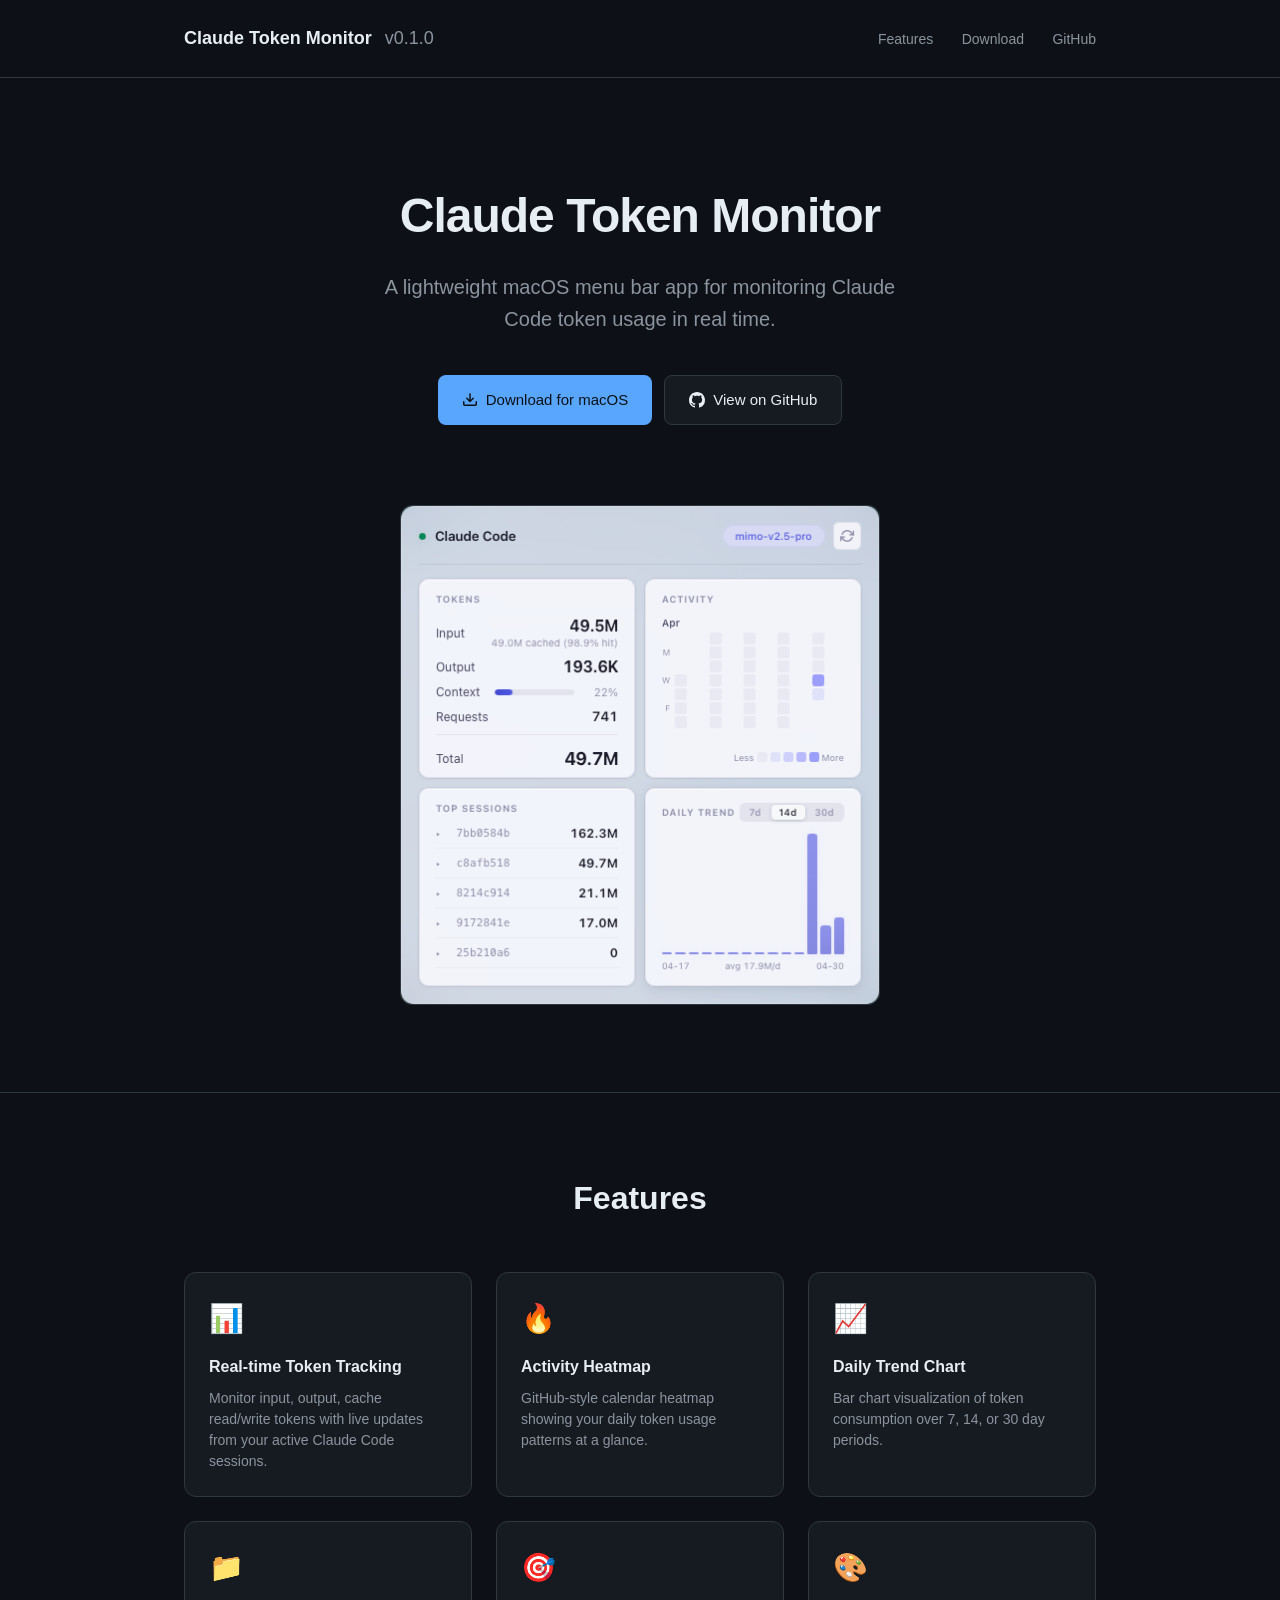
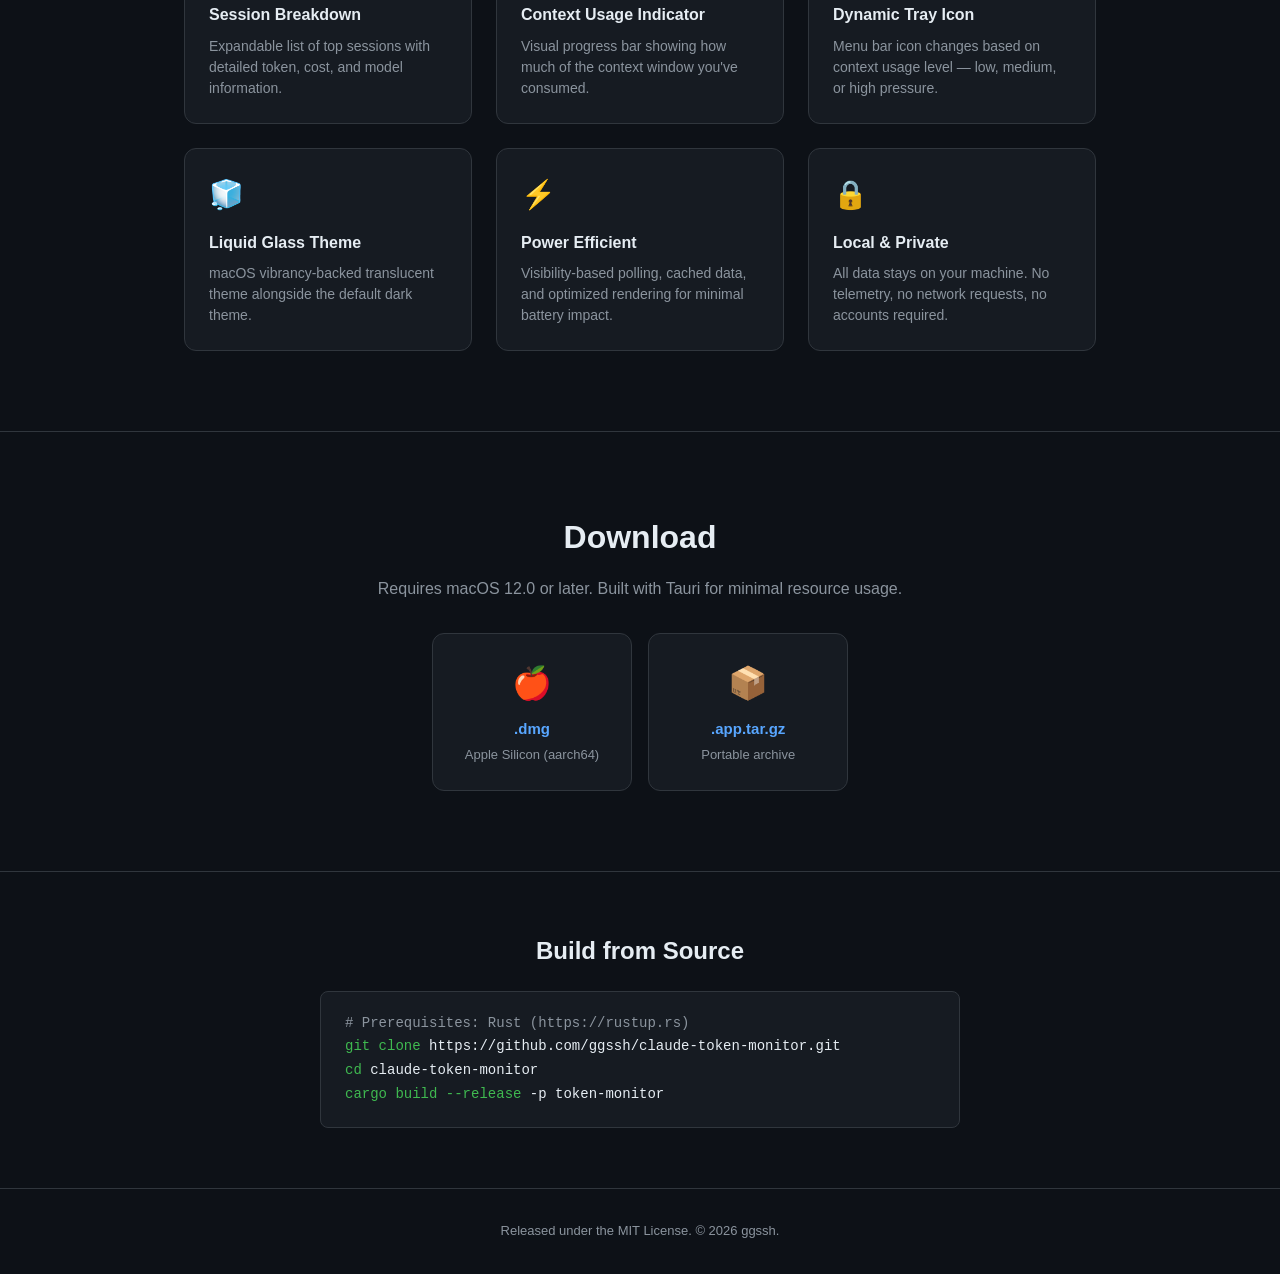
<file: docs/index.html>
<!DOCTYPE html>
<html lang="en">
<head>
  <meta charset="UTF-8">
  <meta name="viewport" content="width=device-width, initial-scale=1.0">
  <title>Claude Token Monitor</title>
  <meta name="description" content="A lightweight macOS menu bar app for monitoring Claude Code token usage in real time.">
  <style>
    *, *::before, *::after { margin: 0; padding: 0; box-sizing: border-box; }

    :root {
      --bg: #0d1117;
      --surface: #161b22;
      --border: #30363d;
      --text: #e6edf3;
      --text-muted: #8b949e;
      --accent: #58a6ff;
      --accent-hover: #79c0ff;
      --green: #3fb950;
      --orange: #d29922;
      --red: #f85149;
    }

    body {
      font-family: -apple-system, BlinkMacSystemFont, 'Segoe UI', Helvetica, Arial, sans-serif;
      background: var(--bg);
      color: var(--text);
      line-height: 1.6;
      -webkit-font-smoothing: antialiased;
    }

    a { color: var(--accent); text-decoration: none; }
    a:hover { color: var(--accent-hover); }

    .container { max-width: 960px; margin: 0 auto; padding: 0 24px; }

    /* ── Header ── */
    header {
      padding: 24px 0;
      border-bottom: 1px solid var(--border);
    }
    header .container {
      display: flex;
      justify-content: space-between;
      align-items: center;
    }
    .logo { font-size: 18px; font-weight: 600; color: var(--text); }
    .logo span { color: var(--text-muted); font-weight: 400; margin-left: 8px; }
    nav a {
      color: var(--text-muted);
      margin-left: 24px;
      font-size: 14px;
      transition: color 0.2s;
    }
    nav a:hover { color: var(--text); }

    /* ── Hero ── */
    .hero {
      text-align: center;
      padding: 100px 0 80px;
    }
    .hero h1 {
      font-size: 48px;
      font-weight: 700;
      letter-spacing: -1px;
      margin-bottom: 16px;
    }
    .hero p {
      font-size: 20px;
      color: var(--text-muted);
      max-width: 560px;
      margin: 0 auto 40px;
    }
    .hero-buttons { display: flex; gap: 12px; justify-content: center; flex-wrap: wrap; }
    .btn {
      display: inline-flex;
      align-items: center;
      gap: 8px;
      padding: 12px 24px;
      border-radius: 8px;
      font-size: 15px;
      font-weight: 500;
      transition: all 0.2s;
      border: none;
      cursor: pointer;
    }
    .btn-primary {
      background: var(--accent);
      color: var(--bg);
    }
    .btn-primary:hover { background: var(--accent-hover); color: var(--bg); }
    .btn-secondary {
      background: var(--surface);
      color: var(--text);
      border: 1px solid var(--border);
    }
    .btn-secondary:hover { border-color: var(--text-muted); }

    /* ── Screenshot ── */
    .screenshot {
      text-align: center;
      padding: 0 0 80px;
    }

    /* ── Features ── */
    .features {
      padding: 80px 0;
      border-top: 1px solid var(--border);
    }
    .features h2 {
      text-align: center;
      font-size: 32px;
      margin-bottom: 48px;
    }
    .feature-grid {
      display: grid;
      grid-template-columns: repeat(3, 1fr);
      gap: 24px;
    }
    .feature-card {
      background: var(--surface);
      border: 1px solid var(--border);
      border-radius: 12px;
      padding: 24px;
      transition: border-color 0.2s;
    }
    .feature-card:hover { border-color: var(--text-muted); }
    .feature-icon {
      font-size: 28px;
      margin-bottom: 12px;
    }
    .feature-card h3 {
      font-size: 16px;
      font-weight: 600;
      margin-bottom: 8px;
    }
    .feature-card p {
      font-size: 14px;
      color: var(--text-muted);
      line-height: 1.5;
    }

    /* ── Download ── */
    .download {
      padding: 80px 0;
      border-top: 1px solid var(--border);
      text-align: center;
    }
    .download h2 { font-size: 32px; margin-bottom: 12px; }
    .download p { color: var(--text-muted); margin-bottom: 32px; }
    .download-cards {
      display: flex;
      gap: 16px;
      justify-content: center;
      flex-wrap: wrap;
    }
    .download-card {
      background: var(--surface);
      border: 1px solid var(--border);
      border-radius: 12px;
      padding: 24px 32px;
      text-align: center;
      min-width: 200px;
      transition: border-color 0.2s;
    }
    .download-card:hover { border-color: var(--accent); }
    .download-card .icon { font-size: 32px; margin-bottom: 8px; }
    .download-card .format { font-weight: 600; font-size: 15px; }
    .download-card .desc { font-size: 13px; color: var(--text-muted); margin-top: 4px; }

    /* ── Build ── */
    .build {
      padding: 60px 0;
      border-top: 1px solid var(--border);
    }
    .build h2 { font-size: 24px; margin-bottom: 20px; text-align: center; }
    .build pre {
      background: var(--surface);
      border: 1px solid var(--border);
      border-radius: 8px;
      padding: 20px 24px;
      overflow-x: auto;
      font-size: 14px;
      line-height: 1.7;
      max-width: 640px;
      margin: 0 auto;
    }
    .build pre .comment { color: var(--text-muted); }
    .build pre .cmd { color: var(--green); }

    /* ── Footer ── */
    footer {
      padding: 32px 0;
      border-top: 1px solid var(--border);
      text-align: center;
      font-size: 13px;
      color: var(--text-muted);
    }
    footer a { color: var(--text-muted); }
    footer a:hover { color: var(--text); }

    /* ── Responsive ── */
    @media (max-width: 768px) {
      .hero h1 { font-size: 32px; }
      .hero p { font-size: 16px; }
      .feature-grid { grid-template-columns: 1fr; }
      nav { display: none; }
    }
  </style>
</head>
<body>

  <header>
    <div class="container">
      <div class="logo">Claude Token Monitor <span>v0.1.0</span></div>
      <nav>
        <a href="#features">Features</a>
        <a href="#download">Download</a>
        <a href="https://github.com/ggssh/claude-token-monitor">GitHub</a>
      </nav>
    </div>
  </header>

  <section class="hero">
    <div class="container">
      <h1>Claude Token Monitor</h1>
      <p>A lightweight macOS menu bar app for monitoring Claude Code token usage in real time.</p>
      <div class="hero-buttons">
        <a href="#download" class="btn btn-primary">
          <svg width="16" height="16" viewBox="0 0 16 16" fill="currentColor"><path d="M2.75 14A1.75 1.75 0 0 1 1 12.25v-2.5a.75.75 0 0 1 1.5 0v2.5c0 .138.112.25.25.25h10.5a.25.25 0 0 0 .25-.25v-2.5a.75.75 0 0 1 1.5 0v2.5A1.75 1.75 0 0 1 13.25 14H2.75Z"/><path d="M7.25 7.689V2a.75.75 0 0 1 1.5 0v5.689l1.97-1.969a.749.749 0 1 1 1.06 1.06l-3.25 3.25a.749.749 0 0 1-1.06 0L4.22 6.78a.749.749 0 1 1 1.06-1.06l1.97 1.969Z"/></svg>
          Download for macOS
        </a>
        <a href="https://github.com/ggssh/claude-token-monitor" class="btn btn-secondary">
          <svg width="16" height="16" viewBox="0 0 16 16" fill="currentColor"><path d="M8 0c4.42 0 8 3.58 8 8a8.013 8.013 0 0 1-5.45 7.59c-.4.08-.55-.17-.55-.38 0-.27.01-1.13.01-2.2 0-.75-.25-1.23-.54-1.48 1.78-.2 3.65-.88 3.65-3.95 0-.88-.31-1.59-.82-2.15.08-.2.36-1.02-.08-2.12 0 0-.67-.22-2.2.82-.64-.18-1.32-.27-2-.27-.68 0-1.36.09-2 .27-1.53-1.03-2.2-.82-2.2-.82-.44 1.1-.16 1.92-.08 2.12-.51.56-.82 1.28-.82 2.15 0 3.06 1.86 3.75 3.64 3.95-.23.2-.44.55-.51 1.07-.46.21-1.61.55-2.33-.66-.15-.24-.6-.83-1.23-.82-.67.01-.27.38.01.53.34.19.73.9.82 1.13.16.45.68 1.31 2.69.94 0 .67.01 1.3.01 1.49 0 .21-.15.45-.55.38A7.995 7.995 0 0 1 0 8c0-4.42 3.58-8 8-8Z"/></svg>
          View on GitHub
        </a>
      </div>
    </div>
  </section>

  <section class="screenshot">
    <div class="container">
      <img src="screenshot.png" alt="Claude Token Monitor" style="max-width:480px;width:100%;border-radius:12px;border:1px solid var(--border);">
    </div>
  </section>

  <section class="features" id="features">
    <div class="container">
      <h2>Features</h2>
      <div class="feature-grid">
        <div class="feature-card">
          <div class="feature-icon">📊</div>
          <h3>Real-time Token Tracking</h3>
          <p>Monitor input, output, cache read/write tokens with live updates from your active Claude Code sessions.</p>
        </div>
        <div class="feature-card">
          <div class="feature-icon">🔥</div>
          <h3>Activity Heatmap</h3>
          <p>GitHub-style calendar heatmap showing your daily token usage patterns at a glance.</p>
        </div>
        <div class="feature-card">
          <div class="feature-icon">📈</div>
          <h3>Daily Trend Chart</h3>
          <p>Bar chart visualization of token consumption over 7, 14, or 30 day periods.</p>
        </div>
        <div class="feature-card">
          <div class="feature-icon">📁</div>
          <h3>Session Breakdown</h3>
          <p>Expandable list of top sessions with detailed token, cost, and model information.</p>
        </div>
        <div class="feature-card">
          <div class="feature-icon">🎯</div>
          <h3>Context Usage Indicator</h3>
          <p>Visual progress bar showing how much of the context window you've consumed.</p>
        </div>
        <div class="feature-card">
          <div class="feature-icon">🎨</div>
          <h3>Dynamic Tray Icon</h3>
          <p>Menu bar icon changes based on context usage level — low, medium, or high pressure.</p>
        </div>
        <div class="feature-card">
          <div class="feature-icon">🧊</div>
          <h3>Liquid Glass Theme</h3>
          <p>macOS vibrancy-backed translucent theme alongside the default dark theme.</p>
        </div>
        <div class="feature-card">
          <div class="feature-icon">⚡</div>
          <h3>Power Efficient</h3>
          <p>Visibility-based polling, cached data, and optimized rendering for minimal battery impact.</p>
        </div>
        <div class="feature-card">
          <div class="feature-icon">🔒</div>
          <h3>Local & Private</h3>
          <p>All data stays on your machine. No telemetry, no network requests, no accounts required.</p>
        </div>
      </div>
    </div>
  </section>

  <section class="download" id="download">
    <div class="container">
      <h2>Download</h2>
      <p>Requires macOS 12.0 or later. Built with Tauri for minimal resource usage.</p>
      <div class="download-cards">
        <a href="https://github.com/ggssh/claude-token-monitor/releases/latest" class="download-card">
          <div class="icon">🍎</div>
          <div class="format">.dmg</div>
          <div class="desc">Apple Silicon (aarch64)</div>
        </a>
        <a href="https://github.com/ggssh/claude-token-monitor/releases/latest" class="download-card">
          <div class="icon">📦</div>
          <div class="format">.app.tar.gz</div>
          <div class="desc">Portable archive</div>
        </a>
      </div>
    </div>
  </section>

  <section class="build">
    <div class="container">
      <h2>Build from Source</h2>
      <pre><span class="comment"># Prerequisites: Rust (https://rustup.rs)</span>
<span class="cmd">git clone</span> https://github.com/ggssh/claude-token-monitor.git
<span class="cmd">cd</span> claude-token-monitor
<span class="cmd">cargo build --release</span> -p token-monitor</pre>
    </div>
  </section>

  <footer>
    <div class="container">
      <p>Released under the <a href="https://github.com/ggssh/claude-token-monitor/blob/master/LICENSE">MIT License</a>. &copy; 2026 ggssh.</p>
    </div>
  </footer>

</body>
</html>
</file>
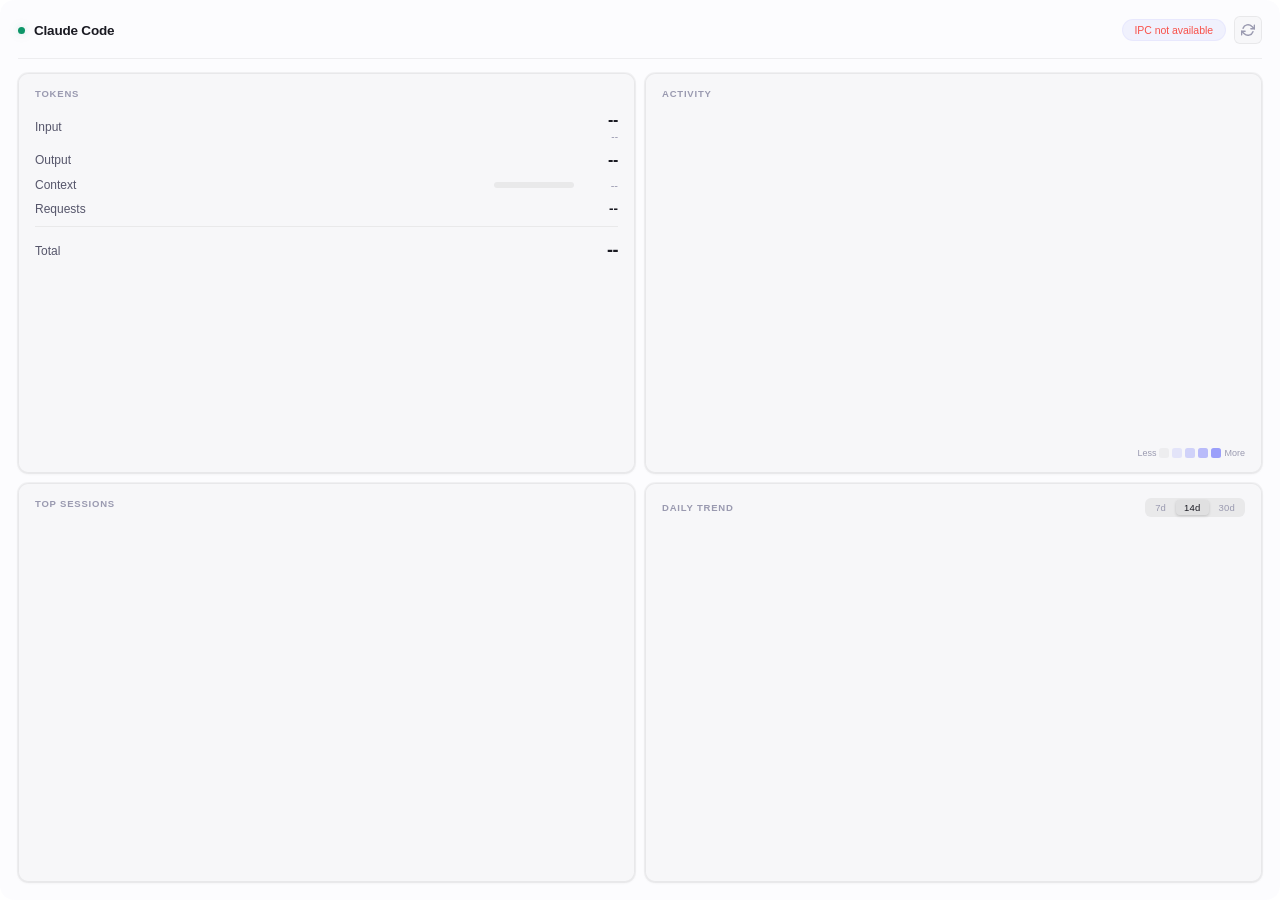
<file: src/index.html>
<!DOCTYPE html>
<html lang="en" data-theme="">
<head>
  <meta charset="UTF-8">
  <meta name="viewport" content="width=device-width, initial-scale=1.0">
  <title>Token Monitor</title>
  <link rel="stylesheet" href="styles.css">
</head>
<body>
  <div id="app">
    <div class="header" data-tauri-drag-region>
      <div class="header-left">
        <span class="dot active"></span>
        <span class="app-title">Claude Code</span>
      </div>
      <div class="header-right">
        <span class="model-badge" id="model-name">--</span>
        <button class="sync-btn" id="sync-btn" title="Refresh now">
          <svg width="14" height="14" viewBox="0 0 24 24" fill="none" stroke="currentColor" stroke-width="2.5" stroke-linecap="round" stroke-linejoin="round">
            <polyline points="23 4 23 10 17 10"></polyline>
            <polyline points="1 20 1 14 7 14"></polyline>
            <path d="M3.51 9a9 9 0 0 1 14.85-3.36L23 10M1 14l4.64 4.36A9 9 0 0 0 20.49 15"></path>
          </svg>
        </button>
      </div>
    </div>

    <div class="grid">
      <div class="section">
        <div class="section-title">TOKENS</div>
        <div class="token-rows">
          <div class="token-row">
            <span class="token-label">Input</span>
            <div class="token-right">
              <span class="token-value" id="effective-input">--</span>
              <span class="token-sub" id="input-detail">--</span>
            </div>
          </div>
          <div class="token-row">
            <span class="token-label">Output</span>
            <span class="token-value" id="output-tokens">--</span>
          </div>
          <div class="token-row">
            <span class="token-label">Context</span>
            <div class="context-bar-wrap">
              <div class="context-bar"><div class="context-fill" id="context-fill"></div></div>
              <span class="context-pct" id="context-pct">--</span>
            </div>
          </div>
          <div class="token-row">
            <span class="token-label">Requests</span>
            <span class="token-value-sm" id="request-count">--</span>
          </div>
          <div class="token-divider"></div>
          <div class="token-row total-row-inline">
            <span class="token-label">Total</span>
            <span class="token-value total-inline" id="total-tokens">--</span>
          </div>
        </div>
      </div>

      <div class="section heatmap-section">
        <div class="section-title">ACTIVITY</div>
        <div id="heatmap"></div>
        <div class="heatmap-legend">
          <span>Less</span>
          <span class="legend-color l0"></span>
          <span class="legend-color l1"></span>
          <span class="legend-color l2"></span>
          <span class="legend-color l3"></span>
          <span class="legend-color l4"></span>
          <span>More</span>
        </div>
      </div>

      <div class="section sessions-section">
        <div class="section-title">TOP SESSIONS</div>
        <div id="sessions-list"></div>
      </div>

      <div class="section trend-section">
        <div class="section-title">
          <span>DAILY TREND</span>
          <div class="trend-range-toggle" id="trend-range-toggle">
            <button class="range-btn" data-range="7">7d</button>
            <button class="range-btn active" data-range="14">14d</button>
            <button class="range-btn" data-range="30">30d</button>
          </div>
        </div>
        <div id="trend-chart"></div>
      </div>

    </div>
  </div>
  <script src="utils.js"></script>
  <script src="theme.js"></script>
  <script src="render.js"></script>
  <script src="main.js"></script>
</body>
</html>
</file>
<file: src/styles.css>
* {
  margin: 0;
  padding: 0;
  box-sizing: border-box;
}

:root {
  --text: #ececf1;
  --text-secondary: #a8a8b6;
  --text-muted: #5c5c6b;
  --accent: #8b8ffa;
  --accent-secondary: #6e72f0;
  --accent-dim: rgba(139, 143, 250, 0.10);
  --accent-glow: rgba(139, 143, 250, 0.05);
  --green: #3ee8a5;
  --green-dim: rgba(62, 232, 165, 0.10);
  --green-glow: rgba(62, 232, 165, 0.22);
  --border: rgba(255, 255, 255, 0.055);
  --border-subtle: rgba(255, 255, 255, 0.025);
  --surface: rgba(255, 255, 255, 0.03);
  --surface-hover: rgba(255, 255, 255, 0.055);
  --app-bg: rgba(14, 14, 24, 0.97);
  --heatmap-empty: rgba(255, 255, 255, 0.035);
  --scroll-thumb: rgba(255, 255, 255, 0.10);
  --scroll-track: transparent;
  --shadow-card: 0 1px 3px rgba(0, 0, 0, 0.25), 0 0 0 1px rgba(255, 255, 255, 0.035);
  --shadow-card-hover: 0 2px 10px rgba(0, 0, 0, 0.35), 0 0 0 1px rgba(255, 255, 255, 0.05);
  --radius: 10px;
  --radius-sm: 6px;
  --transition: 0.2s cubic-bezier(0.4, 0, 0.2, 1);
  --transition-slow: 0.35s cubic-bezier(0.4, 0, 0.2, 1);
}

@media (prefers-color-scheme: light) {
  :root {
    --text: #1a1a22;
    --text-secondary: #55556a;
    --text-muted: #9a9ab0;
    --accent: #5b5fe8;
    --accent-secondary: #494dd4;
    --accent-dim: rgba(91, 95, 232, 0.07);
    --accent-glow: rgba(91, 95, 232, 0.035);
    --green: #0d9668;
    --green-dim: rgba(13, 150, 104, 0.07);
    --green-glow: rgba(13, 150, 104, 0.12);
    --border: rgba(0, 0, 0, 0.06);
    --border-subtle: rgba(0, 0, 0, 0.03);
    --surface: rgba(0, 0, 0, 0.018);
    --surface-hover: rgba(0, 0, 0, 0.04);
    --app-bg: rgba(252, 252, 254, 0.97);
    --heatmap-empty: rgba(0, 0, 0, 0.04);
    --scroll-thumb: rgba(0, 0, 0, 0.10);
    --scroll-track: transparent;
    --shadow-card: 0 1px 3px rgba(0, 0, 0, 0.06), 0 0 0 1px rgba(0, 0, 0, 0.04);
    --shadow-card-hover: 0 2px 8px rgba(0, 0, 0, 0.1), 0 0 0 1px rgba(0, 0, 0, 0.06);
  }
}

html, body {
  background: transparent !important;
  font-family: -apple-system, BlinkMacSystemFont, 'SF Pro Text', 'Inter', 'Segoe UI', sans-serif;
  color: var(--text);
  -webkit-font-smoothing: antialiased;
  -moz-osx-font-smoothing: grayscale;
  font-feature-settings: 'kern' 1, 'liga' 1;
  user-select: none;
  -webkit-user-select: none;
  border-radius: 14px;
  overflow: hidden;
  height: 100%;
}

#app {
  display: flex;
  flex-direction: column;
  padding: 16px 18px 18px;
  background: var(--app-bg);
  height: 100vh;
  border-radius: 14px;
  overflow: hidden;
}

.grid {
  display: grid;
  grid-template-columns: 1fr 1fr;
  grid-template-rows: minmax(0, 1fr) minmax(0, 1fr);
  gap: 10px;
  flex: 1;
  min-height: 0;
}

.grid > .section {
  min-height: 0;
  margin-bottom: 0;
}

/* ── Header ── */

.header {
  display: flex;
  justify-content: space-between;
  align-items: center;
  margin-bottom: 14px;
  padding-bottom: 14px;
  border-bottom: 1px solid var(--border);
  cursor: grab;
}

.header:active {
  cursor: grabbing;
}

.header-left {
  display: flex;
  align-items: center;
  gap: 9px;
}

.header-right {
  display: flex;
  align-items: center;
  gap: 8px;
  cursor: default;
}

.dot {
  width: 7px;
  height: 7px;
  border-radius: 50%;
  flex-shrink: 0;
  transition: all var(--transition);
}

.dot.active {
  background: var(--green);
  box-shadow: 0 0 6px var(--green-glow), 0 0 14px var(--green-glow);
  animation: pulse-dot 3s ease-in-out infinite;
}

.dot.inactive {
  background: var(--text-muted);
  box-shadow: none;
  animation: none;
}

@keyframes pulse-dot {
  0%, 100% { box-shadow: 0 0 6px var(--green-glow); }
  50% { box-shadow: 0 0 10px var(--green-glow), 0 0 20px var(--green-glow); }
}

.app-title {
  font-size: 13.5px;
  font-weight: 620;
  color: var(--text);
  letter-spacing: -0.015em;
}

.model-badge {
  font-size: 10.5px;
  font-weight: 520;
  color: var(--accent);
  background: var(--accent-dim);
  padding: 4px 12px;
  border-radius: 20px;
  max-width: 150px;
  overflow: hidden;
  text-overflow: ellipsis;
  white-space: nowrap;
  letter-spacing: -0.005em;
  border: 1px solid rgba(139, 143, 250, 0.08);
  transition: all var(--transition);
}

.sync-btn {
  width: 28px;
  height: 28px;
  border: 1px solid var(--border);
  background: var(--surface);
  color: var(--text-muted);
  border-radius: var(--radius-sm);
  cursor: pointer;
  display: flex;
  align-items: center;
  justify-content: center;
  flex-shrink: 0;
  transition: all var(--transition);
}

.sync-btn:hover {
  background: var(--accent-dim);
  color: var(--accent);
  border-color: rgba(139, 143, 250, 0.18);
  box-shadow: 0 0 14px var(--accent-glow);
}

.sync-btn:active {
  transform: scale(0.9);
}

.sync-btn.spinning svg {
  animation: spin 0.6s cubic-bezier(0.4, 0, 0.2, 1);
}

@keyframes spin {
  to { transform: rotate(360deg); }
}

/* ── Section Cards ── */

.section {
  margin-bottom: 10px;
  padding: 14px 16px;
  background: var(--surface);
  border-radius: var(--radius);
  border: 1px solid var(--border);
  box-shadow: var(--shadow-card);
  transition: box-shadow var(--transition-slow);
}

.section:hover {
  box-shadow: var(--shadow-card-hover);
}

.section-title {
  font-size: 9.5px;
  font-weight: 650;
  color: var(--text-muted);
  letter-spacing: 0.8px;
  margin-bottom: 12px;
  display: flex;
  justify-content: space-between;
  align-items: center;
  text-transform: uppercase;
}

/* ── Tokens ── */

.token-rows {
  display: flex;
  flex-direction: column;
  gap: 9px;
}

.token-row {
  display: flex;
  justify-content: space-between;
  align-items: center;
}

.token-label {
  font-size: 12px;
  color: var(--text-secondary);
  font-weight: 440;
}

.token-right {
  display: flex;
  flex-direction: column;
  align-items: flex-end;
}

.token-sub {
  font-size: 10px;
  color: var(--text-muted);
  font-variant-numeric: tabular-nums;
  margin-top: 2px;
}

.token-value {
  font-size: 16px;
  font-weight: 660;
  font-variant-numeric: tabular-nums;
  color: var(--text);
  letter-spacing: -0.02em;
}

.token-value-sm {
  font-size: 13.5px;
  font-weight: 600;
  font-variant-numeric: tabular-nums;
  color: var(--text);
}

.token-divider {
  height: 1px;
  background: var(--border);
  margin: 1px 0;
}

.total-row-inline {
  padding-top: 3px;
}

.total-inline {
  font-size: 18px;
  font-weight: 700;
  letter-spacing: -0.03em;
}

/* ── Context Bar ── */

.context-bar-wrap {
  display: flex;
  align-items: center;
  gap: 8px;
}

.context-bar {
  width: 80px;
  height: 6px;
  background: var(--border);
  border-radius: 3px;
  overflow: hidden;
  flex-shrink: 0;
}

.context-fill {
  height: 100%;
  width: 0%;
  background: linear-gradient(90deg, var(--accent-secondary), var(--accent));
  border-radius: 3px;
  transition: width 0.5s cubic-bezier(0.4, 0, 0.2, 1);
}

.context-fill.warn {
  background: linear-gradient(90deg, #e5a020, #f0a030);
}

.context-fill.danger {
  background: linear-gradient(90deg, #e04550, #f05560);
}

.context-pct {
  font-size: 11px;
  color: var(--text-muted);
  font-variant-numeric: tabular-nums;
  min-width: 36px;
  text-align: right;
}

/* ── Sessions ── */

.sessions-section {
  margin-bottom: 0;
  display: flex;
  flex-direction: column;
  overflow: hidden;
  height: 100%;
}

#sessions-list {
  flex: 1;
  overflow-y: auto;
  overflow-x: hidden;
  min-height: 0;
  scrollbar-width: none;
}

#sessions-list::-webkit-scrollbar { display: none; }

.session-more {
  font-size: 10px;
  color: var(--text-muted);
  text-align: center;
  padding: 6px 0 2px;
  font-weight: 440;
  letter-spacing: 0.01em;
}

.session-row {
  display: flex;
  justify-content: space-between;
  align-items: center;
  font-size: 12.5px;
}

.session-item {
  border-bottom: 1px solid var(--border-subtle);
  cursor: pointer;
  transition: background var(--transition), box-shadow var(--transition);
  border-radius: var(--radius-sm);
  margin: 0 -4px;
  padding: 0 4px;
}

.session-item:last-child {
  border-bottom: none;
}

.session-item .session-row {
  border-bottom: none;
  padding: 7px 0;
}

.session-item:first-child .session-row {
  padding-top: 0;
}

.session-item:last-child .session-row {
  padding-bottom: 7px;
}

.session-item:hover {
  background: var(--surface-hover);
}

.session-item.expanded {
  background: var(--accent-glow);
}

.chevron {
  font-size: 8px;
  color: var(--text-muted);
  margin-right: 4px;
  display: inline-block;
  width: 10px;
  transition: color var(--transition);
}

.session-item:hover .chevron {
  color: var(--accent);
}

.session-detail {
  display: grid;
  grid-template-columns: 1fr 1fr;
  gap: 5px 16px;
  padding: 2px 8px 10px 18px;
  font-size: 11px;
  background: var(--accent-glow);
  border-radius: var(--radius-sm);
  margin: 0 0 4px;
}

.sd-label {
  color: var(--text-muted);
  font-weight: 440;
}

.sd-value {
  text-align: right;
  font-variant-numeric: tabular-nums;
  font-weight: 540;
  color: var(--text-secondary);
}

.sd-model {
  font-family: 'SF Mono', 'Menlo', 'Consolas', monospace;
  font-size: 10px;
  font-weight: 400;
  color: var(--accent);
  opacity: 0.8;
}

.session-id {
  color: var(--text-muted);
  font-family: 'SF Mono', 'Menlo', 'Consolas', monospace;
  font-size: 11px;
  letter-spacing: 0.01em;
  flex: 0 0 auto;
  max-width: 120px;
  overflow: hidden;
  text-overflow: ellipsis;
  white-space: nowrap;
  transition: color var(--transition);
}

.session-item:hover .session-id {
  color: var(--text-secondary);
}

.session-right {
  display: flex;
  align-items: center;
  gap: 10px;
}

.session-total {
  font-weight: 620;
  font-variant-numeric: tabular-nums;
  font-size: 12.5px;
}

.session-cost {
  font-size: 11px;
  color: var(--accent);
  font-weight: 500;
}

.no-data {
  color: var(--text-muted);
  font-size: 11.5px;
  text-align: center;
  padding: 16px 0;
  font-style: italic;
  opacity: 0.7;
}

/* ── Trend ── */

.trend-range-toggle {
  display: flex;
  gap: 2px;
  background: var(--border);
  border-radius: var(--radius-sm);
  padding: 2px;
}

.range-btn {
  font-size: 9.5px;
  font-weight: 540;
  color: var(--text-muted);
  background: none;
  border: none;
  padding: 2px 8px;
  border-radius: 4px;
  cursor: pointer;
  letter-spacing: 0.2px;
  transition: all var(--transition);
}

.range-btn:hover {
  color: var(--text-secondary);
}

.range-btn.active {
  color: var(--text);
  background: var(--surface-hover);
  box-shadow: 0 1px 3px rgba(0, 0, 0, 0.18);
}

.trend-avg {
  font-size: 9px;
  color: var(--text-muted);
  font-weight: 440;
}

.trend-section {
  margin-bottom: 0;
  display: flex;
  flex-direction: column;
  overflow: hidden;
  height: 100%;
}

#trend-chart {
  flex: 1;
  display: flex;
  flex-direction: column;
  min-height: 0;
}

.trend-bars {
  flex: 1;
  display: flex;
  align-items: flex-end;
  gap: 3px;
  min-height: 0;
}

.trend-bar-wrap {
  flex: 1;
  height: 100%;
  display: flex;
  align-items: flex-end;
}

.trend-bar {
  width: 100%;
  background: linear-gradient(180deg, var(--accent), var(--accent-secondary));
  border-radius: 3px 3px 1px 1px;
  opacity: 0.65;
  transition: opacity var(--transition), transform var(--transition);
  min-height: 2px;
}

.trend-bar-wrap:hover .trend-bar {
  opacity: 1;
  transform: scaleY(1.04);
  transform-origin: bottom;
}

.trend-axis {
  display: flex;
  justify-content: space-between;
  font-size: 9px;
  color: var(--text-muted);
  font-variant-numeric: tabular-nums;
  margin-top: 6px;
  font-weight: 440;
}

/* ── Heatmap ── */

.heatmap-section {
  padding-bottom: 14px;
  display: flex;
  flex-direction: column;
}

#heatmap {
  margin-bottom: 8px;
}

.heatmap-cell {
  width: 12px;
  height: 12px;
  border-radius: 2.5px;
  background: var(--heatmap-empty);
  transition: transform 0.15s ease, box-shadow 0.15s ease;
}

.heatmap-cell:hover {
  transform: scale(1.3);
  box-shadow: 0 0 6px rgba(139, 143, 250, 0.25);
}

.heatmap-cell.off-month { background: transparent; }
.heatmap-cell.off-month:hover { box-shadow: none; }
.heatmap-cell.l0 { background: var(--heatmap-empty); }
.heatmap-cell.l1 { background: rgba(139, 143, 250, 0.18); }
.heatmap-cell.l2 { background: rgba(139, 143, 250, 0.36); }
.heatmap-cell.l3 { background: rgba(139, 143, 250, 0.58); }
.heatmap-cell.l4 { background: rgba(139, 143, 250, 0.85); }

.heatmap-month-label {
  font-size: 10px;
  font-weight: 600;
  color: var(--text-secondary);
  margin-bottom: 4px;
  letter-spacing: 0.01em;
}

.heatmap-grid span {
  font-size: 8.5px;
  color: var(--text-muted);
  line-height: 1;
}

.heatmap-day {
  text-align: right;
  padding-right: 3px;
}

.heatmap-legend {
  display: flex;
  align-items: center;
  justify-content: flex-end;
  gap: 3px;
  font-size: 9px;
  color: var(--text-muted);
  margin-top: auto;
  padding-top: 8px;
  font-weight: 440;
}

.legend-color {
  width: 10px;
  height: 10px;
  border-radius: 2.5px;
}

.legend-color.l0 { background: var(--heatmap-empty); }
.legend-color.l1 { background: rgba(139, 143, 250, 0.18); }
.legend-color.l2 { background: rgba(139, 143, 250, 0.36); }
.legend-color.l3 { background: rgba(139, 143, 250, 0.58); }
.legend-color.l4 { background: rgba(139, 143, 250, 0.85); }

/* ── Scrollbar (app-level) ── */

#app::-webkit-scrollbar { width: 5px; }
#app::-webkit-scrollbar-track { background: var(--scroll-track); }
#app::-webkit-scrollbar-thumb {
  background: var(--scroll-thumb);
  border-radius: 3px;
}

/* ══════════════════════════════════════════════
   Liquid Glass Theme
   ══════════════════════════════════════════════ */

[data-theme="liquid-glass"] {
  --text: #f0f0f5;
  --text-secondary: #b0b0c0;
  --text-muted: #6a6a80;
  --accent: #a0a4ff;
  --accent-secondary: #8088f8;
  --accent-dim: rgba(160, 164, 255, 0.12);
  --accent-glow: rgba(160, 164, 255, 0.06);
  --green: #50f0b8;
  --green-dim: rgba(80, 240, 184, 0.12);
  --green-glow: rgba(80, 240, 184, 0.25);
  --border: rgba(255, 255, 255, 0.10);
  --border-subtle: rgba(255, 255, 255, 0.05);
  --surface: rgba(255, 255, 255, 0.06);
  --surface-hover: rgba(255, 255, 255, 0.10);
  --app-bg: rgba(10, 10, 22, 0.80);
  --heatmap-empty: rgba(255, 255, 255, 0.06);
  --scroll-thumb: rgba(255, 255, 255, 0.15);
  --shadow-card: 0 1px 3px rgba(0, 0, 0, 0.2),
                 0 0 0 1px rgba(255, 255, 255, 0.06),
                 inset 0 1px 0 rgba(255, 255, 255, 0.04);
  --shadow-card-hover: 0 4px 16px rgba(0, 0, 0, 0.3),
                       0 0 0 1px rgba(255, 255, 255, 0.08),
                       inset 0 1px 0 rgba(255, 255, 255, 0.06);
}

@media (prefers-color-scheme: light) {
  [data-theme="liquid-glass"] {
    --text: #1a1a28;
    --text-secondary: #50506a;
    --text-muted: #9090aa;
    --accent: #5058e0;
    --accent-secondary: #4048d0;
    --accent-dim: rgba(80, 88, 224, 0.08);
    --accent-glow: rgba(80, 88, 224, 0.04);
    --green: #008858;
    --green-dim: rgba(0, 136, 88, 0.08);
    --green-glow: rgba(0, 136, 88, 0.15);
    --border: rgba(0, 0, 40, 0.08);
    --border-subtle: rgba(0, 0, 40, 0.04);
    --surface: rgba(255, 255, 255, 0.55);
    --surface-hover: rgba(255, 255, 255, 0.70);
    --app-bg: rgba(235, 235, 250, 0.70);
    --heatmap-empty: rgba(0, 0, 40, 0.05);
    --scroll-thumb: rgba(0, 0, 40, 0.12);
    --shadow-card: 0 1px 3px rgba(0, 0, 40, 0.06),
                   0 0 0 1px rgba(0, 0, 40, 0.05),
                   inset 0 1px 0 rgba(255, 255, 255, 0.6);
    --shadow-card-hover: 0 4px 12px rgba(0, 0, 40, 0.10),
                         0 0 0 1px rgba(0, 0, 40, 0.06),
                         inset 0 1px 0 rgba(255, 255, 255, 0.8);
  }
}

[data-theme="liquid-glass"] #app {
  backdrop-filter: blur(40px) saturate(1.5);
  -webkit-backdrop-filter: blur(40px) saturate(1.5);
}

[data-theme="liquid-glass"] .section {
  backdrop-filter: blur(20px) saturate(1.3);
  -webkit-backdrop-filter: blur(20px) saturate(1.3);
}

[data-theme="liquid-glass"] .model-badge {
  border-color: rgba(160, 164, 255, 0.15);
  backdrop-filter: blur(12px);
  -webkit-backdrop-filter: blur(12px);
}

[data-theme="liquid-glass"] .sync-btn {
  backdrop-filter: blur(8px);
  -webkit-backdrop-filter: blur(8px);
}

[data-theme="liquid-glass"] .context-fill {
  background: linear-gradient(90deg, var(--accent-secondary), var(--accent));
  box-shadow: 0 0 8px rgba(160, 164, 255, 0.3);
}

[data-theme="liquid-glass"] .trend-bar {
  background: linear-gradient(180deg, var(--accent), var(--accent-secondary));
  box-shadow: 0 0 6px rgba(160, 164, 255, 0.2);
}

[data-theme="liquid-glass"] .session-detail {
  background: rgba(160, 164, 255, 0.06);
  border: 1px solid rgba(255, 255, 255, 0.06);
}
</file>
